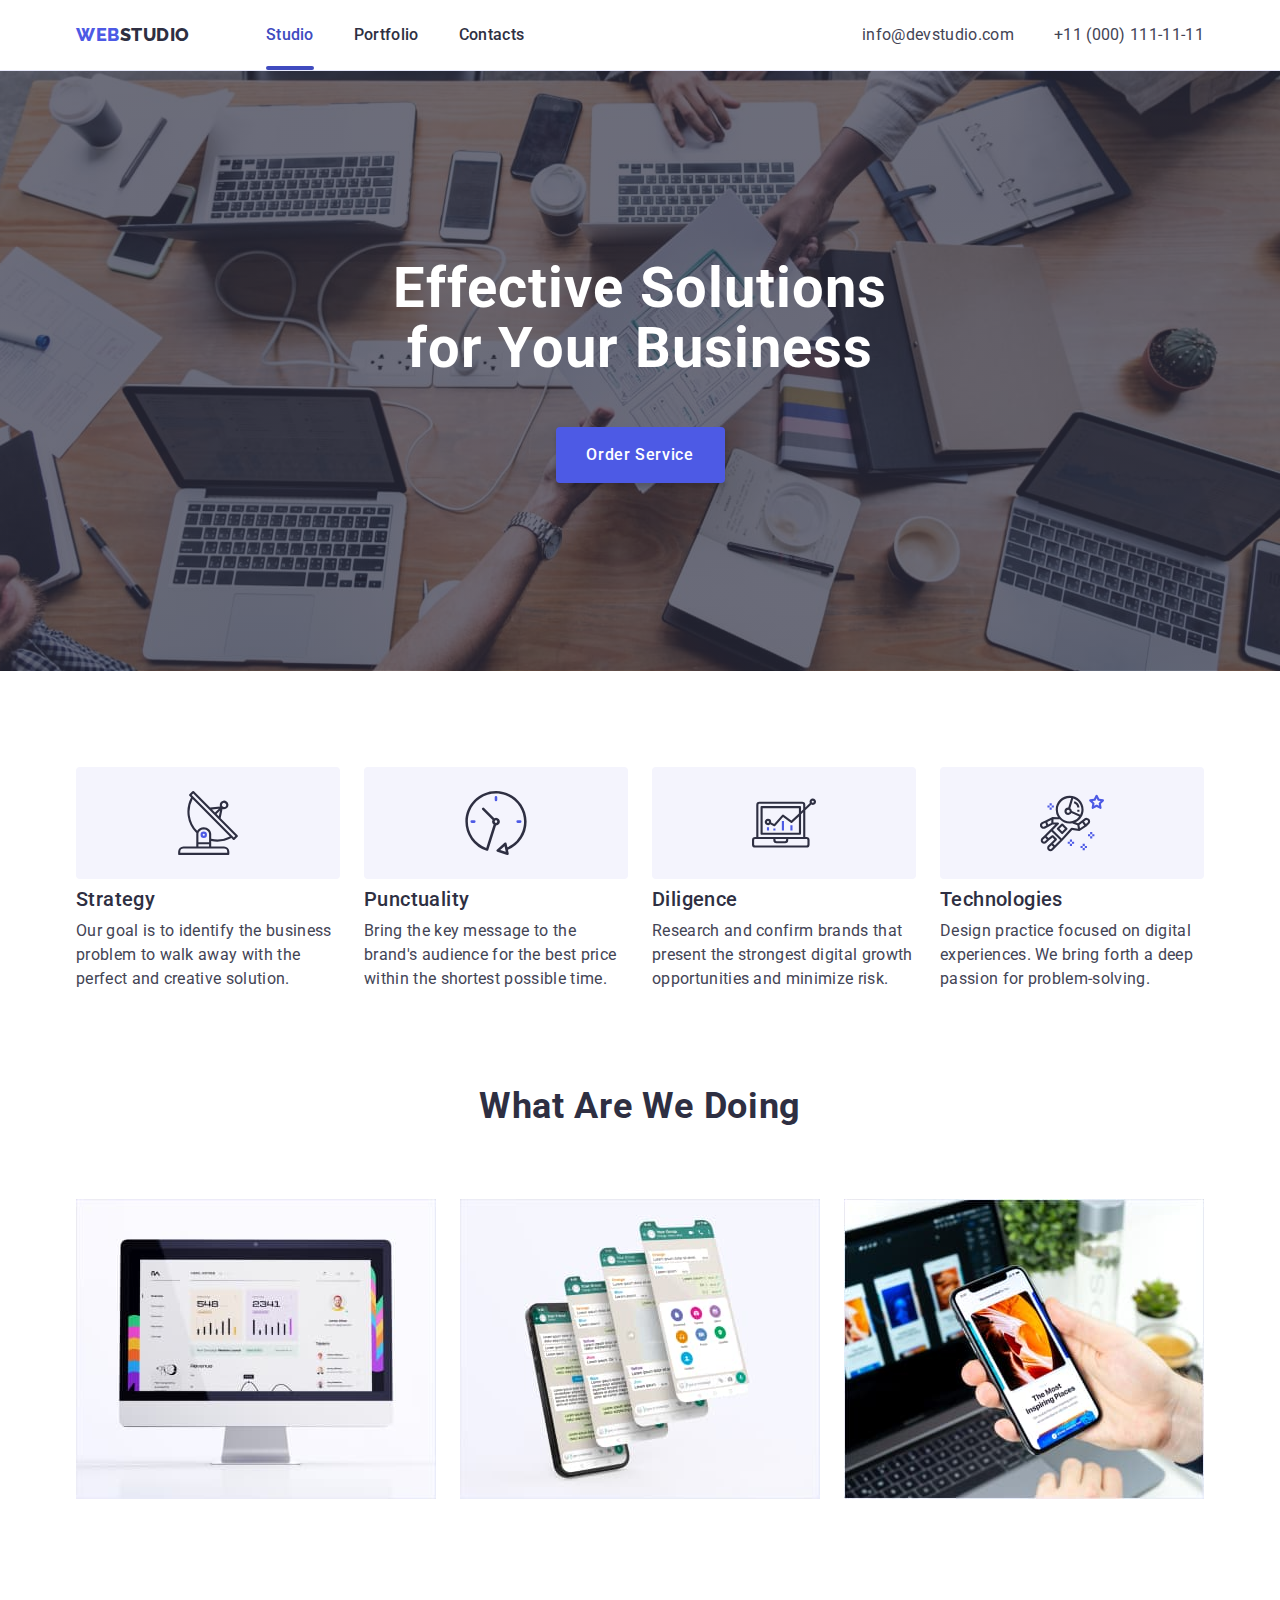
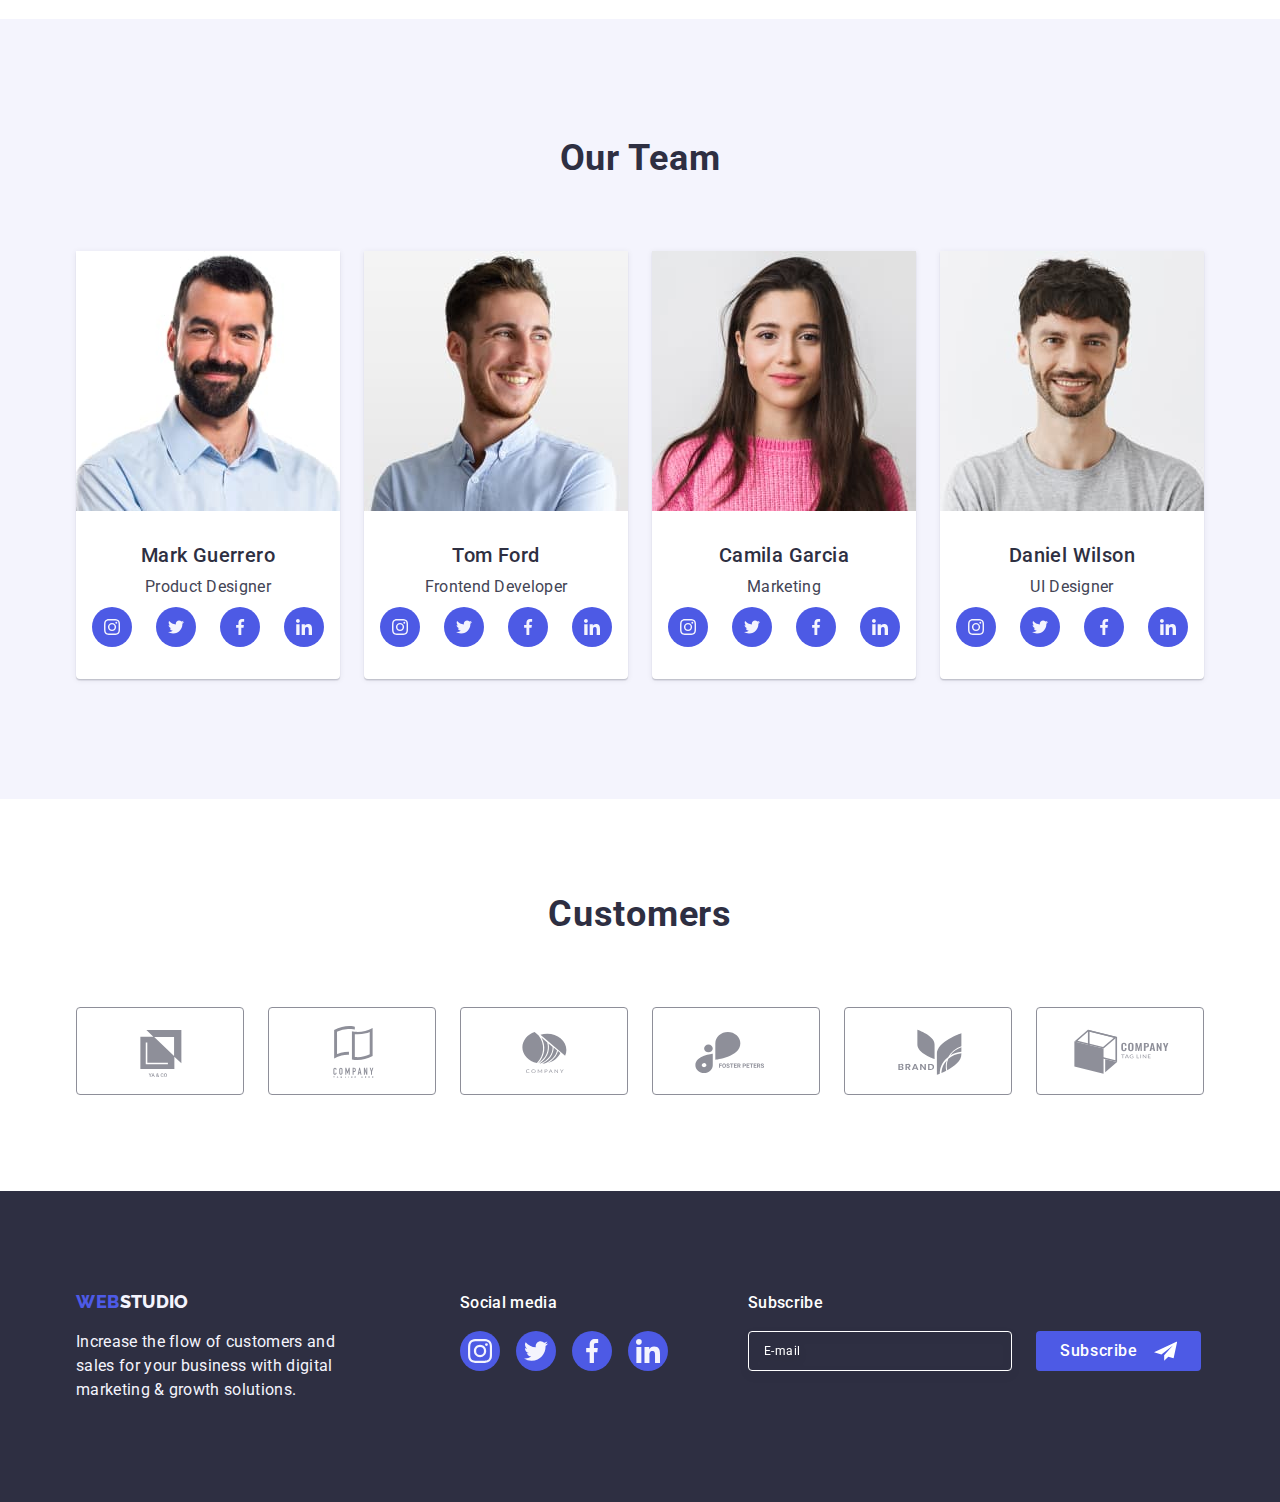
<file: index.html>
<!DOCTYPE html>
<html lang="en">

<head>
  <meta charset="UTF-8">
  <meta name="viewport" content="width=device-width, initial-scale=1.0">
  <link rel="preconnect" href="https://fonts.googleapis.com">
  <link rel="preconnect" href="https://fonts.gstatic.com" crossorigin>
  <link href="https://fonts.googleapis.com/css2?family=Raleway:wght@800&family=Roboto:wght@400;500;700&display=swap"
    rel="stylesheet">
  <link href="https://cdn.jsdelivr.net/npm/modern-normalize@2.0.0/modern-normalize.min.css" rel="stylesheet">
  <!-- <link rel="stylesheet" href="https://cdnjs.cloudflare.com/ajax/libs/modern-normalize/2.0.0/modern-normalize.min.css"
    integrity="sha512-4xo8blKMVCiXpTaLzQSLSw3KFOVPWhm/TRtuPVc4WG6kUgjH6J03IBuG7JZPkcWMxJ5huwaBpOpnwYElP/m6wg=="
    crossorigin="anonymous" referrerpolicy="no-referrer" /> -->
  <link href="./css/styles.css" rel="stylesheet" />
  <link href="./css/media.css" rel="stylesheet" />
  <title>Studio</title>
</head>

<body>
  <header class="head-navigation">
    <div class="container head-container">
      <nav class="head-nav-list">
        <a class="logo link head-logo" href="index.html">Web<span class="logo-web">Studio</span></a>
        <ul class="studio-list list">
          <li class="studio-list-item"><a class="studio-list-link link current" href="./index.html">Studio</a></li>
          <li class="studio-list-item"><a class="studio-list-link link" href="./portfolio.html">Portfolio</a>
          </li>
          <li class="studio-list-item"><a class="studio-list-link link" href="">Contacts</a></li>
        </ul>
      </nav>
      <address class="address-list">
        <ul class="studio-list list">
          <li class="address-studio-item"><a class="address-list-link link"
              href="mailto:info@devstudio.com">info@devstudio.com</a></li>
          <li class="address-studio-item"><a class="address-list-link link" href="tel:+110001111111">+11 (000)
              111-11-11</a></li>
        </ul>
      </address>

      <button type="button" class="menu-open-btn" data-menu-open><svg class="menu-mob-icon" width="32" height="22">
          <use href="./images/icons.svg#icon-menu-mob"></use>
        </svg></button>
    </div>

    <div class="mob-menu is-hidden" data-menu>
      <div>
        <button class="mob-close-btn" type="button" data-menu-close>
          <svg class="mob-close-icon" width="8" height="8">
            <use href="./images/icons.svg#icon-close-black"></use>
          </svg></button>
        <ul class="mob-menu-list list">
          <li class="mob-menu-list-item"><a class="mob-menu-list-link link current-menu" href="./index.html">Studio</a></li>
          <li class="mob-menu-list-item"><a class="mob-menu-list-link link" href="./portfolio.html">Portfolio</a>
          </li>
          <li class="mob-menu-list-item"><a class="mob-menu-list-link link" href="">Contacts</a></li>
        </ul>
      </div>
      <div>
        <address class="mob-address-list">
          <ul class="mob-address-list list">
            <li class="mob-address-item"><a class="mob-tel-list-link link" href="tel:+110001111111">+11 (000)
                111-11-11</a></li>
            <li class="mob-address-item"><a class="mob-mail-list-link link"
                href="mailto:info@devstudio.com">info@devstudio.com</a></li>
          </ul>
        </address>

        <ul class="mob-social-list list">
          <li class="mob-social-item">
            <a href="" class="mob-social-link">
              <svg class="mob-social-icon" width="24" height="24">
                <use href="./images/icons.svg#icon-instagram"></use>
              </svg>
            </a>
          </li>
          <li class="mob-social-item">
            <a href="" class="mob-social-link">
              <svg class="mob-social-icon" width="24" height="24">
                <use href="./images/icons.svg#icon-twitter"></use>
              </svg>
            </a>
          </li>
          <li class="mob-social-item">
            <a href="" class="mob-social-link">
              <svg class="mob-social-icon" width="24" height="24">
                <use href="./images/icons.svg#icon-facebook"></use>
              </svg>
            </a>
          </li>
          <li class="mob-social-item">
            <a href="" class="mob-social-link">
              <svg class="mob-social-icon" width="24" height="24">
                <use href="./images/icons.svg#icon-linkedin"></use>
              </svg>
            </a>
          </li>
        </ul>
      </div>
    </div>
  </header>

  <main>
    <section class="studio-title">
      <div class="container studio-container">
        <h1 class="title">Effective Solutions <br> for Your Business</h1>
        <button type="button" class="studio-button" data-modal-open>Order Service</button>
      </div>
    </section>

    <section class="features">
      <div class="container">
        <h2 class="visually-hidden">List of features</h2>
        <ul class="list features-list">
          <li class="list-item">
            <div class="features-item-top"><svg class="features-item-icon" width="64" height="64">
                <use href="./images/icons.svg#icon-antenna-1"></use>
              </svg></div>
            <h3 class="list-title">Strategy</h3>
            <p class="list-text">
              Our goal is to identify the business problem to walk away with the
              perfect and creative solution.
            </p>
          </li>
          <li class="list-item">
            <div class="features-item-top"><svg class="features-item-icon" width="64" height="64">
                <use href="./images/icons.svg#icon-clock-1"></use>
              </svg></div>
            <h3 class="list-title">Punctuality</h3>
            <p class="list-text">
              Bring the key message to the brand's audience for the best price
              within the shortest possible time.
            </p>
          </li>
          <li class="list-item">
            <div class="features-item-top"><svg class="features-item-icon" width="64" height="64">
                <use href="./images/icons.svg#icon-diagram-1"></use>
              </svg></div>
            <h3 class="list-title">Diligence</h3>
            <p class="list-text">
              Research and confirm brands that present the strongest digital
              growth opportunities and minimize risk.
            </p>
          </li>
          <li class="list-item">
            <div class="features-item-top"><svg class="features-item-icon" width="64" height="64">
                <use href="./images/icons.svg#icon-astronaut-1"></use>
              </svg></div>
            <h3 class="list-title">Technologies</h3>
            <p class="list-text">
              Design practice focused on digital experiences. We bring forth a
              deep passion for problem-solving.
            </p>
          </li>
        </ul>
      </div>
    </section>

    <section class="studio-doing">
      <div class="container">
        <h2 class="subtitle">What are we doing</h2>
        <ul class="list">
          <li class="studio-doing-item">
            <img srcset="./images/Rectangle71.jpg 1x, ./images/Rectangle71-2x.jpg 2x" src="./images/Rectangle71.jpg"
              width="360" height="300" alt="Monitor" />
          </li>
          <li class="studio-doing-item">
            <img srcset="./images/Rectangle72.jpg 1x, ./images/Rectangle72-2x.jpg 2x" src="./images/Rectangle72.jpg"
              width="360" height="300" alt="Phone" />
          </li>
          <li class="studio-doing-item">
            <img srcset="./images/Rectangle73.jpg 1x, ./images/Rectangle73-2x.jpg 2x" src="./images/Rectangle73.jpg"
              width="360" height="300" alt="Phone in hand" />
          </li>
        </ul>
      </div>
    </section>

    <section class="studio-team">
      <div class="container">
        <h2 class="subtitle">Our Team</h2>
        <ul class="list studio-team-list">
          <li class="team-list">
            <img srcset="./images/MarkGuerrero.jpg 1x, ./images/MarkGuerrero2x.jpg 2x" src="./images/MarkGuerrero.jpg"
              width="264" height="260" alt="Mark Guerrero" />
            <div class="studio-team-worker">
              <h3 class="list-title team-list-title">Mark Guerrero</h3>
              <p class="list-text team-list-text">Product Designer</p>
              <ul class="team-social-list list">
                <li class="social-item">
                  <a href="" class="social-item-link link">
                    <svg class="social-icon" width="16" height="16">
                      <use href="./images/icons.svg#icon-instagram"></use>
                    </svg>
                  </a>
                </li>
                <li class="social-item">
                  <a href="" class="social-item-link link">
                    <svg class="social-icon" width="16" height="16">
                      <use href="./images/icons.svg#icon-twitter"></use>
                    </svg>
                  </a>
                </li>
                <li class="social-item">
                  <a href="" class="social-item-link link">
                    <svg class="social-icon" width="16" height="16">
                      <use href="./images/icons.svg#icon-facebook"></use>
                    </svg>
                  </a>
                </li>
                <li class="social-item">
                  <a href="" class="social-item-link link">
                    <svg class="social-icon" width="16" height="16">
                      <use href="./images/icons.svg#icon-linkedin"></use>
                    </svg>
                  </a>
                </li>
              </ul>
            </div>

          </li>
          <li class="team-list">
            <img srcset="./images/TomFord.jpg 1x, ./images/TomFord2x.jpg 2x" src="./images/TomFord.jpg" width="264"
              height="260" alt="Tom Ford" />
            <div class="studio-team-worker">
              <h3 class="list-title team-list-title">Tom Ford</h3>
              <p class="list-text team-list-text">Frontend Developer</p>
              <ul class="team-social-list list">
                <li class="social-item">
                  <a href="" class="social-item-link link">
                    <svg class="social-icon" width="16" height="16">
                      <use href="./images/icons.svg#icon-instagram"></use>
                    </svg>
                  </a>
                </li>
                <li class="social-item">
                  <a href="" class="social-item-link link">
                    <svg class="social-icon" width="16" height="16">
                      <use href="./images/icons.svg#icon-twitter"></use>
                    </svg>
                  </a>
                </li>
                <li class="social-item">
                  <a href="" class="social-item-link link">
                    <svg class="social-icon" width="16" height="16">
                      <use href="./images/icons.svg#icon-facebook"></use>
                    </svg>
                  </a>
                </li>
                <li class="social-item">
                  <a href="" class="social-item-link link">
                    <svg class="social-icon" width="16" height="16">
                      <use href="./images/icons.svg#icon-linkedin"></use>
                    </svg>
                  </a>
                </li>
              </ul>
            </div>
          </li>
          <li class="team-list">
            <img srcset="./images/CamilaGarcia.jpg 1x, ./images/CamilaGarcia2x.jpg 2x" src="./images/CamilaGarcia.jpg"
              width="264" height="260" alt="Camila Garcia" />
            <div class="studio-team-worker">
              <h3 class="list-title team-list-title">Camila Garcia</h3>
              <p class="list-text team-list-text">Marketing</p>
              <ul class="team-social-list list">
                <li class="social-item">
                  <a href="" class="social-item-link link">
                    <svg class="social-icon" width="16" height="16">
                      <use href="./images/icons.svg#icon-instagram"></use>
                    </svg>
                  </a>
                </li>
                <li class="social-item">
                  <a href="" class="social-item-link link">
                    <svg class="social-icon" width="16" height="16">
                      <use href="./images/icons.svg#icon-twitter"></use>
                    </svg>
                  </a>
                </li>
                <li class="social-item">
                  <a href="" class="social-item-link link">
                    <svg class="social-icon" width="16" height="16">
                      <use href="./images/icons.svg#icon-facebook"></use>
                    </svg>
                  </a>
                </li>
                <li class="social-item">
                  <a href="" class="social-item-link link">
                    <svg class="social-icon" width="16" height="16">
                      <use href="./images/icons.svg#icon-linkedin"></use>
                    </svg>
                  </a>
                </li>
              </ul>
            </div>
          </li>
          <li class="team-list">
            <img srcset="./images/DanielWilson.jpg 1x, ./images/DanielWilson2x.jpg 2x" src="./images/DanielWilson.jpg"
              width="264" height="260" alt="Daniel Wilson" />
            <div class="studio-team-worker">
              <h3 class="list-title team-list-title">Daniel Wilson</h3>
              <p class="list-text team-list-text">UI Designer</p>
              <ul class="team-social-list list">
                <li class="social-item">
                  <a href="" class="social-item-link link">
                    <svg class="social-icon" width="16" height="16">
                      <use href="./images/icons.svg#icon-instagram"></use>
                    </svg>
                  </a>
                </li>
                <li class="social-item">
                  <a href="" class="social-item-link link">
                    <svg class="social-icon" width="16" height="16">
                      <use href="./images/icons.svg#icon-twitter"></use>
                    </svg>
                  </a>
                </li>
                <li class="social-item">
                  <a href="" class="social-item-link link">
                    <svg class="social-icon" width="16" height="16">
                      <use href="./images/icons.svg#icon-facebook"></use>
                    </svg>
                  </a>
                </li>
                <li class="social-item">
                  <a href="" class="social-item-link link">
                    <svg class="social-icon" width="16" height="16">
                      <use href="./images/icons.svg#icon-linkedin"></use>
                    </svg>
                  </a>
                </li>
              </ul>
            </div>
          </li>
        </ul>
      </div>
    </section>

    <section class="customers">
      <div class="container">
        <h2 class="subtitle">Customers</h2>
        <ul class="list customers-list">
          <li class="customers-item">
            <a class="link customers-link" href="">
              <svg class="customers-icon" width="104" height="56">
                <use href="./images/icons.svg#icon-Logo1"></use>
              </svg>
            </a>
          </li>
          <li class="customers-item">
            <a class="link customers-link" href="">
              <svg class="customers-icon" width="104" height="56">
                <use href="./images/icons.svg#icon-Logo2"></use>
              </svg>
            </a>
          </li>
          <li class="customers-item">
            <a class="link customers-link" href="">
              <svg class="customers-icon" width="104" height="56">
                <use href="./images/icons.svg#icon-Logo3"></use>
              </svg>
            </a>
          </li>
          <li class="customers-item">
            <a class="link customers-link" href="">
              <svg class="customers-icon" width="104" height="56">
                <use href="./images/icons.svg#icon-Logo4"></use>
              </svg>
            </a>
          </li>
          <li class="customers-item">
            <a class="link customers-link" href="">
              <svg class="customers-icon" width="104" height="56">
                <use href="./images/icons.svg#icon-Logo5"></use>
              </svg>
            </a>
          </li>
          <li class="customers-item">
            <a class="link customers-link" href="">
              <svg class="customers-icon" width="104" height="56">
                <use href="./images/icons.svg#icon-Logo6"></use>
              </svg>
            </a>
          </li>
        </ul>
      </div>
    </section>
  </main>

  <footer class="basement">
    <div class="container wrap-basement">
      <div class="basement-left-side">
        <a class="logo link" href="./index.html">Web<span class="logo-web">Studio</span></a>
        <p class="basement-text">
          Increase the flow of customers and sales for your business with digital
          marketing & growth solutions.
        </p>
      </div>
      <div class="basement-center-side">
        <p class="social-text">Social media</p>
        <ul class="basement-social-list list">
          <li class="social-item">
            <a href="" class="social-basement-link">
              <svg class="social-icon" width="24" height="24">
                <use href="./images/icons.svg#icon-instagram"></use>
              </svg>
            </a>
          </li>
          <li class="social-item">
            <a href="" class="social-basement-link">
              <svg class="social-icon" width="24" height="24">
                <use href="./images/icons.svg#icon-twitter"></use>
              </svg>
            </a>
          </li>
          <li class="social-item">
            <a href="" class="social-basement-link">
              <svg class="social-icon" width="24" height="24">
                <use href="./images/icons.svg#icon-facebook"></use>
              </svg>
            </a>
          </li>
          <li class="social-item">
            <a href="" class="social-basement-link">
              <svg class="social-icon" width="24" height="24">
                <use href="./images/icons.svg#icon-linkedin"></use>
              </svg>
            </a>
          </li>
        </ul>
      </div>
      <div class="basement-right-side">
        <p class="social-text">Subscribe</p>
        <form class="basement-form">
          <label aria-label="footer email input" class="basement-label"><input type="email" name="basement-email"
              class="basement-input" placeholder="E-mail"></label>
          <button type="submit" class="basement-subscribe-btn">Subscribe<svg class="subscribe-icon" width="24"
              height="24">
              <use href="./images/icons.svg#icon-Frame"></use>
            </svg></button>
        </form>
      </div>
    </div>
  </footer>

  <div class="backdrop is-hidden" data-modal>
    <div class="modal">
      <button class="modal-close-btn" data-modal-close type="button">
        <svg class="modal-close-icon" width="8" height="8">
          <use href="./images/icons.svg#icon-close-black"></use>
        </svg></button>
      <p class="modal-titel">Leave your contacts and we will call you back</p>
      <form class="modal-form">
        <div class="modal-field">
          <label for="user-name" class="modal-label">Name</label>
          <div class="modal-input-wrap">
            <input type="text" class="modal-input" name="user-name" required id="user-name">
            <svg class="modal-icon" width="18" height="24">
              <use href="./images/icons.svg#icon-person-black"></use>
            </svg>
          </div>
        </div>
        <div class="modal-field">
          <label for="user-phone" class="modal-label">Phone</label>
          <div class="modal-input-wrap">
            <input type="tel" class="modal-input" name="user-phone" required id="user-phone">
            <svg class="modal-icon" width="18" height="24">
              <use href="./images/icons.svg#icon-phone-black"></use>
            </svg>
          </div>
        </div>
        <div class="modal-field">
          <label for="user-email" class="modal-label">Email</label>
          <div class="modal-input-wrap"><input type="email" class="modal-input" name="user-email" id="user-email">
            <svg class="modal-icon" width="18" height="24">
              <use href="./images/icons.svg#icon-email-black"></use>
            </svg>
          </div>
        </div>
        <div class="modal-field-comment">
          <label for="user-comment" class="modal-label">Comment</label>
          <textarea class="modal-comment" name="user-comment" id="user-comment" placeholder="Text input"></textarea>
        </div>
        <div class="modal-field-check">
          <input type="checkbox" id="user-privacy" name="user-privacy" class="modal-check visually-hidden" value="true">
          <label for="user-privacy" class="modal-check-text">
            <span class="modal-check-item">
              <svg class="chek-icon" width="10" height="8">
                <use href="./images/icons.svg#icon-vector"></use>
              </svg></span>
            I accept the terms and conditions of the<a href="" class="modal-check-link">Privacy
              Policy</a></label>
        </div>
        <button type="submit" class="modal-form-btn">Send</button>
      </form>
    </div>
  </div>

  <script src="./js/modal.js"></script>
  <script src="./js/mobile-menu.js"></script>

</body>

</html>
</file>
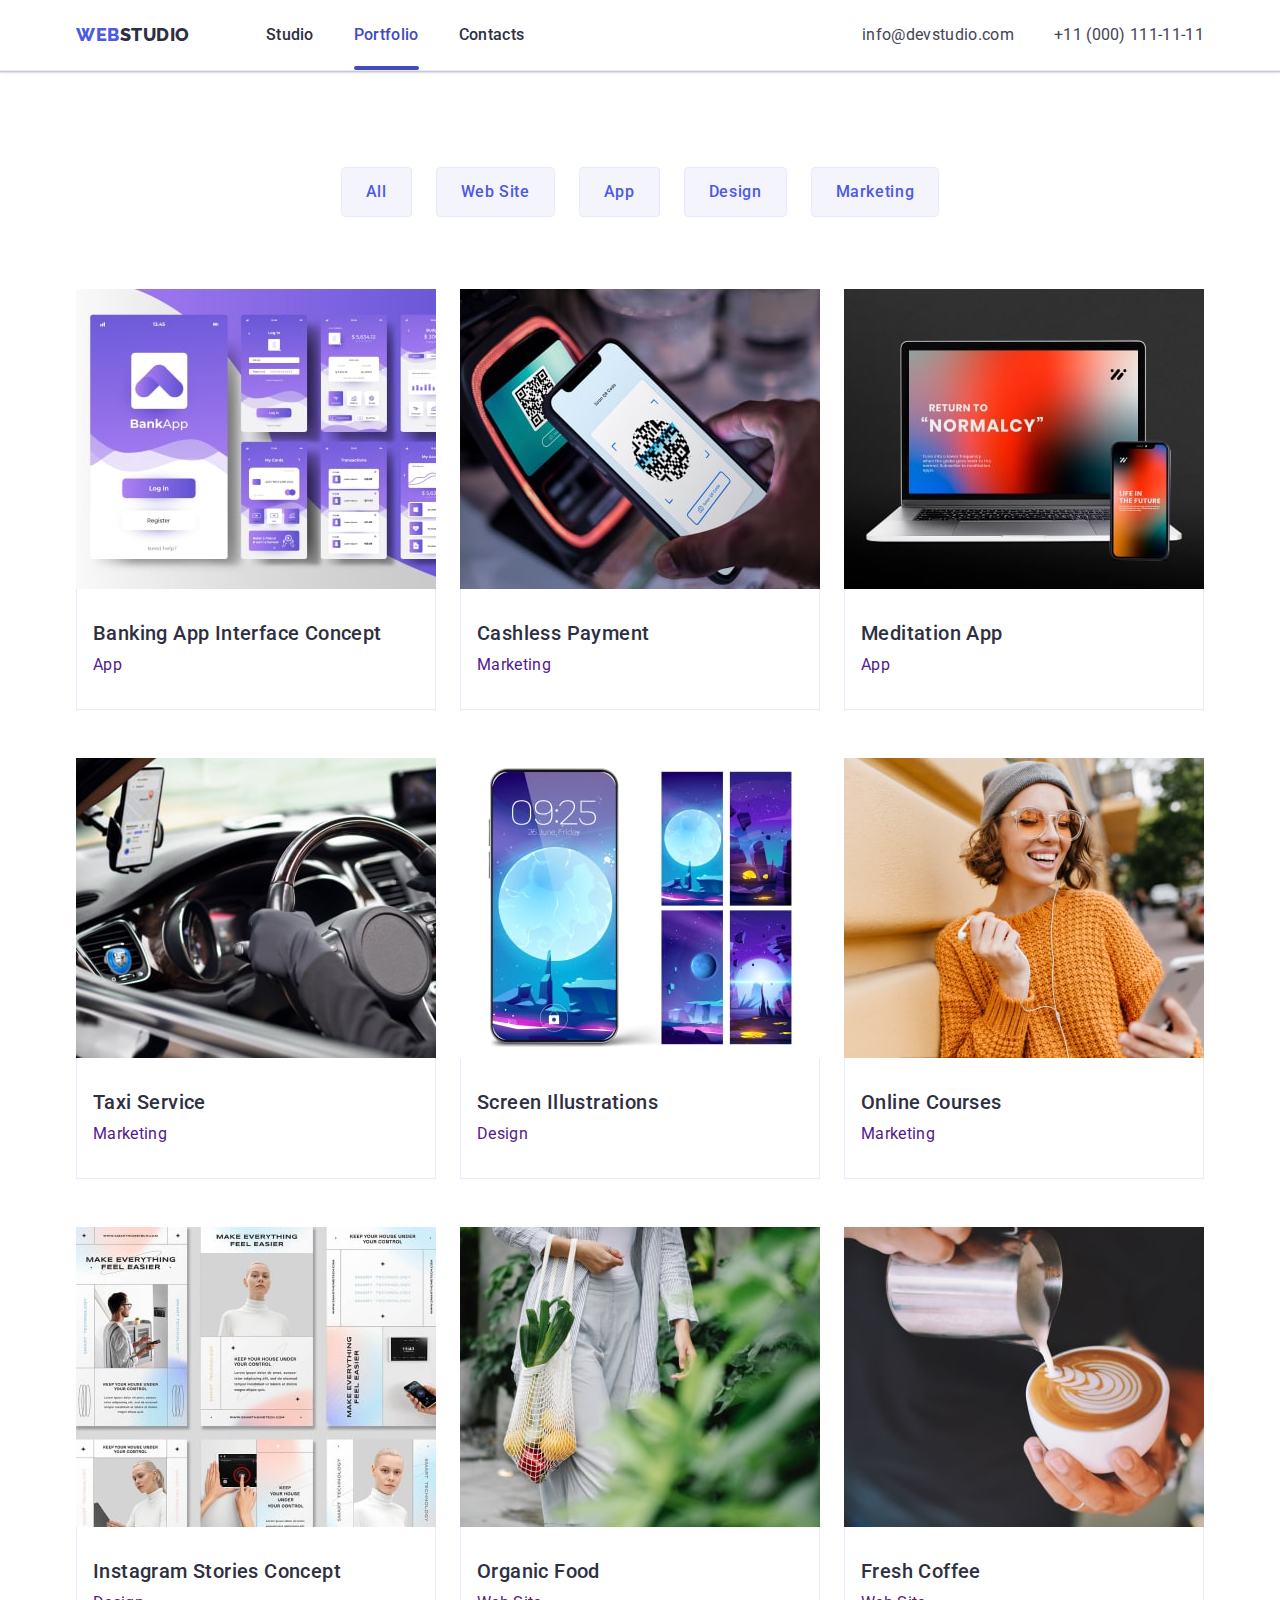
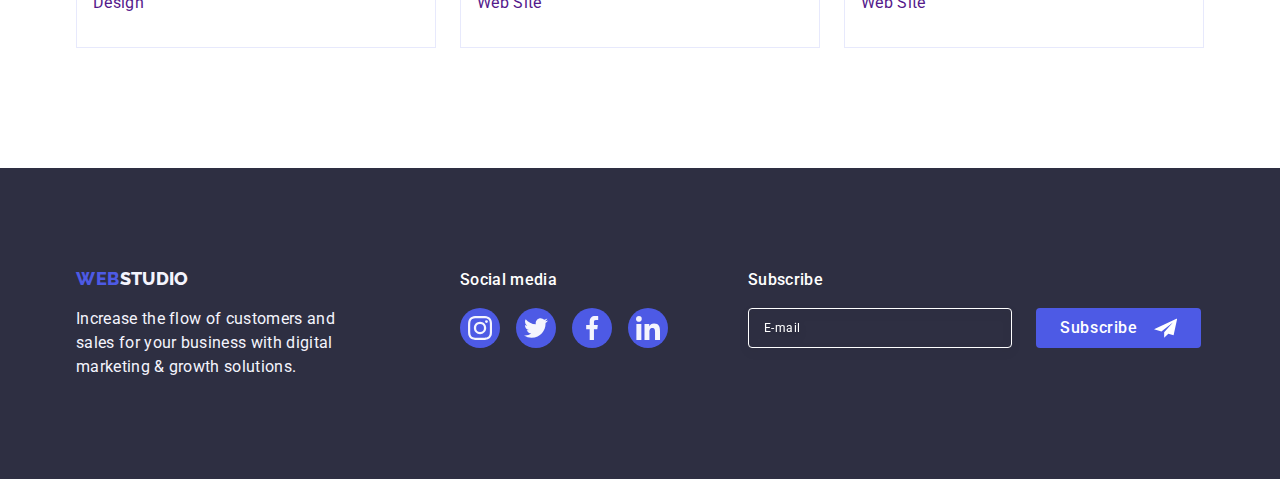
<file: portfolio.html>
<!DOCTYPE html>
<html lang="en">

<head>
    <meta charset="UTF-8">
    <meta name="viewport" content="width=device-width, initial-scale=1.0">
    <link rel="preconnect" href="https://fonts.googleapis.com">
    <link rel="preconnect" href="https://fonts.gstatic.com" crossorigin>
    <link href="https://fonts.googleapis.com/css2?family=Raleway:wght@800&family=Roboto:wght@400;500;700&display=swap"
        rel="stylesheet">
    <link href="https://cdn.jsdelivr.net/npm/modern-normalize@2.0.0/modern-normalize.min.css" rel="stylesheet">
    <link href="./css/styles.css" rel="stylesheet" />
    <link href="./css/media.css" rel="stylesheet" />
    <title>Portfolio</title>
</head>

<body>

    <header class="head-navigation">
        <div class="container head-container">
            <nav class="head-nav-list">
                <a class="logo link head-logo" href="index.html">Web<span class="logo-web">Studio</span></a>
                <ul class="studio-list list">
                    <li class="studio-list-item"><a class="studio-list-link link" href="./index.html">Studio</a>
                    </li>
                    <li class="studio-list-item"><a class="studio-list-link link current"
                            href="./portfolio.html">Portfolio</a>
                    </li>
                    <li class="studio-list-item"><a class="studio-list-link link" href="">Contacts</a></li>
                </ul>
            </nav>
            <address class="address-list">
                <ul class="studio-list list">
                    <li><a class="address-list-link link" href="mailto:info@devstudio.com">info@devstudio.com</a></li>
                    <li><a class="address-list-link link" href="tel:+110001111111">+11 (000) 111-11-11</a></li>
                </ul>
            </address>
        </div>
    </header>

    <main>
        <section class="portfolio">
            <div class="container">
                <h1 class="visually-hidden">Filter form</h1>
                <ul class="list filter-list">
                    <li><button class="filter-form" name="all" type="button">All</button></li>
                    <li><button class="filter-form" name="web-site" type="button">Web Site</button></li>
                    <li><button class="filter-form" name="app" type="button">App</button></li>
                    <li><button class="filter-form" name="desing" type="button">Design</button></li>
                    <li><button class="filter-form" name="marketing" type="button">Marketing</button></li>
                </ul>

                <ul class="list portfolio-list">
                    <li class="portfolio-list-item">
                        <a class="link portfolio-link" href="">
                            <div class="portfolio-cover-wrap"><img src="./images/img-portfolio-1.jpg" alt="Banking App"
                                    width="360" height="300">
                                <p class="portfolio-cover-text">14 Stylish and User-Friendly App Design Concepts ·
                                    Task Manager App · Calorie Tracker App · Exotic Fruit Ecommerce App ·
                                    Cloud Storage App</p>
                            </div>
                            <div class="portfolio-item">
                                <h2 class="filter-title">Banking App Interface Concept</h2>
                                <p class="list-text portfolio-list-text">App</p>
                            </div>
                        </a>
                    </li>
                    <li class="portfolio-list-item">
                        <a class="link portfolio-link" href="">
                            <div class="portfolio-cover-wrap"> <img src="./images/img-portfolio-2.jpg"
                                    alt="Cashless Payment" width="360" height="300">
                                <p class="portfolio-cover-text">14 Stylish and User-Friendly App Design Concepts ·
                                    Task Manager App · Calorie Tracker App · Exotic Fruit Ecommerce App ·
                                    Cloud Storage App</p>

                            </div>
                            <div class="portfolio-item">
                                <h2 class="filter-title">Cashless Payment</h2>
                                <p class="list-text portfolio-list-text">Marketing</p>
                            </div>
                        </a>
                    </li>
                    <li class="portfolio-list-item">
                        <a class="link portfolio-link" href="">
                            <div class="portfolio-cover-wrap"><img src="./images/img-portfolio-3.jpg"
                                    alt="Meditation App" width="360" height="300">

                                <p class="portfolio-cover-text">14 Stylish and User-Friendly App Design Concepts ·
                                    Task Manager App · Calorie Tracker App · Exotic Fruit Ecommerce App ·
                                    Cloud Storage App</p>

                            </div>
                            <div class="portfolio-item">
                                <h2 class="filter-title">Meditation App</h2>
                                <p class="list-text portfolio-list-text">App</p>
                            </div>
                        </a>
                    </li>
                    <li class="portfolio-list-item">
                        <a class="link portfolio-link" href="">
                            <div class="portfolio-cover-wrap"><img src="./images/img-portfolio-4.jpg" alt="Taxi Service"
                                    width="360" height="300">

                                <p class="portfolio-cover-text">14 Stylish and User-Friendly App Design Concepts ·
                                    Task Manager App · Calorie Tracker App · Exotic Fruit Ecommerce App ·
                                    Cloud Storage App</p>

                            </div>
                            <div class="portfolio-item">
                                <h2 class="filter-title">Taxi Service</h2>
                                <p class="list-text portfolio-list-text">Marketing</p>
                            </div>
                        </a>
                    </li>
                    <li class="portfolio-list-item">
                        <a class="link portfolio-link" href="">
                            <div class="portfolio-cover-wrap"><img src="./images/img-portfolio-5.jpg"
                                    alt="Screen Illustrations" width="360" height="300">

                                <p class="portfolio-cover-text">14 Stylish and User-Friendly App Design Concepts ·
                                    Task Manager App · Calorie Tracker App · Exotic Fruit Ecommerce App ·
                                    Cloud Storage App</p>

                            </div>
                            <div class="portfolio-item">
                                <h2 class="filter-title">Screen Illustrations</h2>
                                <p class="list-text portfolio-list-text">Design</p>
                            </div>
                        </a>
                    </li>
                    <li class="portfolio-list-item">
                        <a class="link portfolio-link" href="">
                            <div class="portfolio-cover-wrap"><img src="./images/img-portfolio-6.jpg"
                                    alt="Online Courses" width="360" height="300">
                                <p class="portfolio-cover-text">14 Stylish and User-Friendly App Design Concepts ·
                                    Task Manager App · Calorie Tracker App · Exotic Fruit Ecommerce App ·
                                    Cloud Storage App</p>
                            </div>
                            <div class="portfolio-item">
                                <h2 class="filter-title">Online Courses</h2>
                                <p class="list-text portfolio-list-text">Marketing</p>
                            </div>
                        </a>
                    </li>
                    <li class="portfolio-list-item">
                        <a class="link portfolio-link" href="">
                            <div class="portfolio-cover-wrap"><img src="./images/img-portfolio-7.jpg"
                                    alt="Instagram Stories Concept" width="360" height="300">
                                <p class="portfolio-cover-text">14 Stylish and User-Friendly App Design Concepts ·
                                    Task Manager App · Calorie Tracker App · Exotic Fruit Ecommerce App ·
                                    Cloud Storage App</p>
                            </div>
                            <div class="portfolio-item">
                                <h2 class="filter-title">Instagram Stories Concept</h2>
                                <p class="list-text portfolio-list-text">Design</p>
                            </div>
                        </a>
                    </li>
                    <li class="portfolio-list-item">
                        <a class="link portfolio-link" href="">
                            <div class="portfolio-cover-wrap"><img src="./images/img-portfolio-8.jpg" alt="Organic Food"
                                    width="360" height="300">
                                <p class="portfolio-cover-text">14 Stylish and User-Friendly App Design Concepts ·
                                    Task Manager App · Calorie Tracker App · Exotic Fruit Ecommerce App ·
                                    Cloud Storage App</p>
                            </div>
                            <div class="portfolio-item">
                                <h2 class="filter-title">Organic Food</h2>
                                <p class="list-text portfolio-list-text">Web Site</p>
                            </div>
                        </a>
                    </li>
                    <li class="portfolio-list-item">
                        <a class="link portfolio-link" href="">
                            <div class="portfolio-cover-wrap"><img src="./images/img-portfolio-9.jpg" alt="Fresh Coffee"
                                    width="360" height="300">
                                <p class="portfolio-cover-text">14 Stylish and User-Friendly App Design Concepts ·
                                    Task Manager App · Calorie Tracker App · Exotic Fruit Ecommerce App ·
                                    Cloud Storage App</p>
                            </div>
                            <div class="portfolio-item">
                                <h2 class="filter-title">Fresh Coffee</h2>
                                <p class="list-text portfolio-list-text">Web Site</p>
                            </div>
                        </a>
                    </li>
                </ul>
            </div>
        </section>

    </main>

    <footer class="basement">
        <div class="container wrap-basement">
            <div class="basement-left-side">
                <a class="logo link" href="./index.html">Web<span class="logo-web">Studio</span></a>
                <p class="basement-text">
                    Increase the flow of customers and sales for your business with digital
                    marketing & growth solutions.
                </p>
            </div>
            <div class="basement-center-side">
                <p class="social-text">Social media</p>
                <ul class="basement-social-list list">
                    <li class="social-item">
                        <a href="" class="social-basement-link">
                            <svg class="social-icon" width="24" height="24">
                                <use href="./images/icons.svg#icon-instagram"></use>
                            </svg>
                        </a>
                    </li>
                    <li class="social-item">
                        <a href="" class="social-basement-link">
                            <svg class="social-icon" width="24" height="24">
                                <use href="./images/icons.svg#icon-twitter"></use>
                            </svg>
                        </a>
                    </li>
                    <li class="social-item">
                        <a href="" class="social-basement-link">
                            <svg class="social-icon" width="24" height="24">
                                <use href="./images/icons.svg#icon-facebook"></use>
                            </svg>
                        </a>
                    </li>
                    <li class="social-item">
                        <a href="" class="social-basement-link">
                            <svg class="social-icon" width="24" height="24">
                                <use href="./images/icons.svg#icon-linkedin"></use>
                            </svg>
                        </a>
                    </li>
                </ul>
            </div>
            <div class="basement-right-side">
                <p class="social-text">Subscribe</p>
                <form class="basement-form">
                    <label aria-label="footer email input" class="basement-label"><input type="email"
                            name="basement-email" class="basement-input" placeholder="E-mail"></label>
                    <button type="submit" class="basement-subscribe-btn">Subscribe<svg class="subscribe-icon" width="24"
                            height="24">
                            <use href="./images/icons.svg#icon-Frame"></use>
                        </svg></button>
                </form>
            </div>
        </div>
    </footer>
</body>

</html>
</file>
<file: css/styles.css>
:root {
    --primary-font: 'Roboto', sans-serif;
    --primary-font-color: #434455;
    --primary-background-color: #FCFCFC;
    --primary-brand-color: #4D5AE5;
    --pressed-state-color: #404BBF;
    --dark-color: #2E2F42;
    --success-color: #31D0AA;
    --subtle-text-color: #8E8F99;
    --accent-color: #E7E9FC;
    --light-color: #F4F4FD;
    --modal-overlay-color: #2E2F42;
    --white-background-color: #FFFFFF;

}


body {
    font-family: var(--primary-font);
    color: var(--primary-font-color);
    background-color: var(--white-background-color);
}

h1,
h2,
h3,
h4,
h5,
h6,
p {
    margin-top: 0;
    margin-bottom: 0;
}

ul,
ol {
    margin-top: 0;
    margin-bottom: 0;
    padding-left: 0;
    list-style-type: none;
}

a {
    text-decoration: none;
}

img {
    display: block;
    max-width: 100%;
    height: auto;
    object-fit: cover;
}

button {
    padding: 0;
    margin: 0;
}

.container {
    width: 100%;
    max-width: 1158px;
    padding: 0 15px;
    margin: 0 auto;
    /* outline: 2px solid red; */
}

.visually-hidden {
    position: absolute;
    width: 1px;
    height: 1px;
    margin: -1px;
    border: 0;
    padding: 0;
    white-space: nowrap;
    clip-path: inset(100%);
    clip: rect(0 0 0 0);
    overflow: hidden;
}

.link {
    text-decoration: none;
}

.list {
    list-style: none;
}


/* header */

.head-navigation {
    background: var(--white-background-color, #FFF);
    border-bottom: 1px solid var(--accent-color);
    box-shadow: 0px 1px 6px 0px rgba(46, 47, 66, 0.08), 0px 1px 1px 0px rgba(46, 47, 66, 0.16), 0px 2px 1px 0px rgba(46, 47, 66, 0.08);
}

.head-container {
    display: flex;
    align-items: center;
}


.head-nav-list {
    display: flex;
    align-items: center;
    justify-content: space-between;
}

.logo {
    text-decoration: none;
    color: #4d5ae5;
    font-family: "Raleway", sans-serif;
    font-size: 18px;
    font-weight: 800;
    line-height: 1.17;
    letter-spacing: 0.03em;
    text-transform: uppercase;
}

.head-logo {
    margin-right: 76px;
}

.logo-web {
    color: #2e2f42;
    font-family: "Raleway", sans-serif;
    font-size: 18px;
    font-weight: 800;
    line-height: 1.17;
    letter-spacing: 0.54px;
}

.studio-list-link {
    overflow: hidden;
    font-weight: 500;
    font-size: 16px;
    line-height: 1.5;
    letter-spacing: 0.02em;
    color: var(--dark-color);
    font-family: var(--primary-font);
    letter-spacing: 0.32px;
    transition: color 250ms cubic-bezier(0.4, 0, 0.2, 1);
}

.studio-list-link:hover,
.studio-list-link:focus {
    color: var(--pressed-state-color);
}

.head-navigation .link {
    padding: 24px 0;
}

.studio-list {
    position: relative;
    display: none;
    align-items: center;
    justify-content: space-between;
    gap: 40px;
}

.address-list {
    display: none;
    font-style: normal;
    margin-left: auto;
}

.address-list-link {
    font-family: var(--primary-font);
    color: var(--primary-font-color);
    font-size: 16px;
    line-height: 1.5;
    letter-spacing: 0.02em;
    text-align: right;
    transition: color 250ms cubic-bezier(0.4, 0, 0.2, 1);


}

.address-list-link:hover,
.address-list-link:focus {
    color: var(--pressed-state-color);
    text-decoration: none;
}

.current {
    position: relative;
    color: var(--pressed-state-color);
}

.current::after {
    content: '';
    position: absolute;
    left: 0;
    top: 65px;
    width: 100%;
    height: 4px;
    background-color: var(--pressed-state-color);
    color: #404bbf;
    border-radius: 2px;
}

.studio-list-item {
    padding: 23px 0;
    overflow: hidden;
    transition: background-color 250ms cubic-bezier(0.4, 0, 0.2, 1);
}

.address-studio-item {
    transition: transform 250ms cubic-bezier(0.4, 0, 0.2, 1);
}

/* menu mob-tab */

.menu-open-btn {
    margin-left: auto;
    background-color: #fff;
    stroke: #2E2F42;
    border: none;
}

.menu-open-btn {}

.menu-mob-icon {}

.mob-menu {
    display: flex;
    flex-direction: column;
    justify-content: space-between;
    position: fixed;
    top: 0;
    z-index: 20;
    width: 100vw;
    height: 100vh;
    background: var(--white-background-color, #FFF);
    box-shadow: 0px 1px 6px 0px rgba(46, 47, 66, 0.08), 0px 1px 1px 0px rgba(46, 47, 66, 0.16), 0px 2px 1px 0px rgba(46, 47, 66, 0.08);
    padding: 80px 35px 40px 40px;
    overflow: auto;
}

.mob-close-btn {
    display: flex;
    align-items: center;
    justify-content: center;
    position: absolute;
    background-color: var(--white-background-color);
    cursor: pointer;
    top: 24px;
    right: 24px;
    width: 24px;
    height: 24px;
    border-radius: 50%;
    border: 1px solid rgba(0, 0, 0, 0.1);
    transition: background-color 250ms cubic-bezier(0.4, 0, 0.2, 1), border 250ms cubic-bezier(0.4, 0, 0.2, 1);
}

.mob-close-btn:focus {
    background-color: var(--pressed-state-color);
    border: none;
}

.mob-close-btn:focus .mob-close-icon {
    fill: #fff;
}

.mob-close-icon {
    transition: fill 250ms cubic-bezier(0.4, 0, 0.2, 1);
}

.mob-menu-list {
    margin-bottom: 50px;
}

.mob-menu-list-item:not(:last-child) {
    margin-bottom: 40px;
}

.mob-menu-list-link {
    font-size: 36px;
    font-weight: 700;
    line-height: 1.11;
    letter-spacing: 0.02em;
    color: var(--dark-color);
    transition: color 250ms cubic-bezier(0.4, 0, 0.2, 1);
}

.current-menu {
    color: var(--pressed-state-color);
}

.mob-menu-list-link:focus {
    color: var(--pressed-state-color);
    transition: transform 250ms cubic-bezier(0.4, 0, 0.2, 1);
}

.mob-address-list {
    margin-bottom: 48px;
    font-style: normal;
}

.mob-address-item:not(:last-child) {
    margin-bottom: 40px;
}

.mob-tel-list-link {
    color: var(--primary-brand-color);
    font-size: 25px;
    font-weight: 700;
    line-height: 1.11;
    letter-spacing: 0.02em;
    transition: color 250ms cubic-bezier(0.4, 0, 0.2, 1);
}

.mob-tel-list-link:focus {
    color: var(--pressed-state-color);
    transition: transform 250ms cubic-bezier(0.4, 0, 0.2, 1);
}

.mob-mail-list-link {
    color: var(--primary-font-color);
    font-size: 20px;
    font-weight: 500;
    line-height: 1.2;
    letter-spacing: 0.02em;
    transition: color 250ms cubic-bezier(0.4, 0, 0.2, 1);
}

.mob-mail-list-link:focus {
    color: var(--pressed-state-color);
    transition: transform 250ms cubic-bezier(0.4, 0, 0.2, 1);
}

.mob-social-list {
    display: flex;
    gap: 29px;
}

.mob-social-item {
    width: 40px;
    height: 40px;
}

.mob-social-link {
    display: flex;
    align-items: center;
    justify-content: center;
    width: 100%;
    height: 100%;
    background-color: var(--primary-brand-color);
    border-radius: 50%;
    transition: background-color 250ms cubic-bezier(0.4, 0, 0.2, 1);
}

.mob-social-link:focus {
    background-color: var(--success-color);
    transition: transform 250ms cubic-bezier(0.4, 0, 0.2, 1);
}

.mob-social-icon {
    fill: var(--light-color);
}

/* Studio title */

.studio-title {
    background-color: var(--dark-color);
    padding: 112px 0;
    background-image: linear-gradient(rgba(46, 47, 66, 0.7),
            rgba(46, 47, 66, 0.7)), url(../images/Dark-bg-mob.jpg);
    max-width: 1440px;
    background-repeat: no-repeat;
    background-position: center;
    background-size: cover;
    margin: 0 auto;
}

@media (min-device-pixel-ratio: 2),
(min-resolution: 192dpi),
(min-resolution:2dppx) {
    .studio-title {
        background-image: linear-gradient(rgba(46, 47, 66, 0.7),
                rgba(46, 47, 66, 0.7)), url(../images/Dark-bg2x.jpg);
    }
}

.studio-title .title {
    color: var(--white-background-color);
    font-size: 32px;
    line-height: 1.07;
    letter-spacing: 1.11px;
    text-align: center;
    letter-spacing: 0.02em;
    margin-bottom: 72px;
    max-width: 496px;
}

.studio-container {
    display: flex;
    flex-direction: column;
    align-items: center;
}

.studio-button {
    font-family: var(--primary-font);
    font-size: 16px;
    font-weight: 500;
    line-height: 1.5;
    letter-spacing: 0.04em;
    background-color: var(--primary-brand-color);
    color: var(--white-background-color);
    border: none;
    cursor: pointer;
    min-width: 169px;
    height: 56px;
    border-radius: 4px;
    box-shadow: 0px 4px 4px 0px rgba(0, 0, 0, 0.15);
    transition: background-color 250ms cubic-bezier(0.4, 0, 0.2, 1);
}

.studio-button:hover,
.studio-button:focus {
    background-color: var(--pressed-state-color);
}

/* List feature */

.features {
    padding-top: 96px;
    padding-bottom: 96px;
}

.features-list {
    display: flex;
    flex-wrap: wrap;
    gap: 72px;
}

.features-item-top {
    width: 100%;
    height: 112px;
    display: flex;
    align-items: center;
    justify-content: center;
    background-color: var(--light-color);
    border-radius: 4px;
    border: none;
    margin-bottom: 8px;
    display: none;
}

.list-title {
    color: var(--dark-color);
    font-size: 36px;
    font-weight: 700;
    line-height: 1.11;
    letter-spacing: 0.02em;
    margin-bottom: 8px;
    text-align: center;
}

.list-text {
    font-size: 16px;
    font-weight: 500;
    line-height: 1.5;
    letter-spacing: 0.02em;
}

/* studio doing */

.studio-doing {
    padding-bottom: 120px;
    display: none;
}

.studio-doing-item {
    width: calc((100% - 3 * 16px) / 3)
}


.subtitle {
    color: var(--dark-color);
    font-size: 36px;
    line-height: 1.11;
    letter-spacing: 0.02em;
    text-transform: capitalize;
    text-align: center;
    margin-bottom: 72px;
}

.studio-doing .list {
    display: flex;
    gap: 24px;
}

/* studio team */

.studio-team {
    background-color: var(--light-color);
    padding: 96px 0
}

.team-list-title {
    text-align: center;
    margin-bottom: 8px;
    font-size: 20px;
    font-weight: 500;
    line-height: 1.2;
}

.team-list-text {
    text-align: center;
    font-weight: 400;
}

.studio-team-list {
    display: flex;
    flex-wrap: wrap;
    gap: 72px;
    justify-content: center;
}

.studio-team-worker {
    padding: 32px 0
}

.team-list {
    background-color: #FFFFFF;
    border-radius: 0px 0px 4px 4px;
    box-shadow: 0px 2px 1px 0px rgba(46, 47, 66, 0.08), 0px 1px 1px 0px rgba(46, 47, 66, 0.16), 0px 1px 6px 0px rgba(46, 47, 66, 0.08);
}

.team-social-list {
    display: flex;
    gap: 24px;
    justify-content: center;
    margin-top: 8px;
}

.social-item {}

.social-item-link {
    background-color: var(--primary-brand-color);
    border-radius: 50%;
    display: flex;
    align-items: center;
    justify-content: center;
    width: 40px;
    height: 40px;
    transition: background-color 250ms cubic-bezier(0.4, 0, 0.2, 1);
}

.social-icon {
    fill: var(--light-color);
}

.social-item-link:hover,
.social-item-link:focus {
    background-color: var(--pressed-state-color);
    border-radius: 50%;

}

/* portfolio filter */

.portfolio {
    padding: 96px 0 120px 0;
}

.filter-form {
    font-family: "Roboto", sans-serif;
    background-color: var(--light-color);
    color: var(--primary-brand-color);
    font-family: var(--primary-font);
    font-size: 16px;
    font-weight: 500;
    line-height: 1.5;
    letter-spacing: 0.04em;
    border-radius: 4px;
    border: 1px solid var(--accent-color);
    cursor: pointer;
    padding: 12px 24px;
    transition: color 250ms cubic-bezier(0.4, 0, 0.2, 1),
        background-color 250ms cubic-bezier(0.4, 0, 0.2, 1),
        border-color 250ms cubic-bezier(0.4, 0, 0.2, 1),
        box-shadow 250ms cubic-bezier(0.4, 0, 0.2, 1);
}

.filter-form:hover,
.filter-form:focus {
    background-color: var(--pressed-state-color);
    color: var(--white-background-color);
    border: 1px solid transparent;
    box-shadow: 0px 3px 1px rgba(0, 0, 0, 0.1),
        0px 2px 1px rgba(0, 0, 0, 0.08),
        0px 2px 2px rgba(0, 0, 0, 0.12);
}

.filter-list {
    display: flex;
    justify-content: center;
    gap: 24px;
    margin-bottom: 72px;
}

.portfolio-item {
    padding: 32px 16px;
    border: 1px solid var(--accent-color);
    border-top: none;
    transition: transform 250ms cubic-bezier(0.4, 0, 0.2, 1);
}

.portfolio-item:hover,
.portfolio-item:focus {
    box-shadow: 0px 2px 1px 0px rgba(46, 47, 66, 0.08), 0px 1px 1px 0px rgba(46, 47, 66, 0.16), 0px 1px 6px 0px rgba(46, 47, 66, 0.08);
}

.filter-title {
    color: var(--dark-color);
    font-weight: 500;
    font-size: 20px;
    line-height: 1.2;
    letter-spacing: 0.02em;
    text-transform: capitalize;
    margin-bottom: 8px;
}

.portfolio-list-text {}

.portfolio-list {
    display: flex;
    flex-wrap: wrap;
    justify-content: space-between;
    column-gap: 24px;
    row-gap: 48px;
}

.portfolio-list-item {
    width: calc((100% - 48px) / 3);
    background: var(--white-background-color, #FFF);
}

.portfolio-link {
    display: block;
    transition: box-shadow 250ms cubic-bezier(0.4, 0, 0.2, 1);
}


.portfolio-cover-text {
    position: absolute;
    color: var(--light-color);
    font-size: 16px;
    line-height: 1.5;
    letter-spacing: 0.02em;
    padding: 40px 32px;
    top: 0;
    background: var(--iris, #4D5AE5);
    height: 100%;
    transform: translateY(100%);
    transition: transform 250ms cubic-bezier(0.4, 0, 0.2, 1);
}

.portfolio-cover-wrap {
    position: relative;
    overflow: hidden;
}

.portfolio-link:hover .portfolio-cover-text,
.portfolio-link:focus .portfolio-cover-text {
    transform: translateY(0%);
    box-shadow: 0px 1px 6px rgba(46, 47, 66, 0.08),
        0px 1px 1px rgba(46, 47, 66, 0.16),
        0px 2px 1px rgba(46, 47, 66, 0.08);
}

.portfolio-link:hover,
.portfolio-link:focus {
    box-shadow: 0px 1px 6px rgba(46, 47, 66, 0.08),
        0px 1px 1px rgba(46, 47, 66, 0.16),
        0px 2px 1px rgba(46, 47, 66, 0.08);
}

/* customers */

.customers {
    padding: 96px 0;
}

.customers-list {
    display: flex;
    flex-wrap: wrap;
    align-items: center;
    justify-content: center;
    gap: 72px 16px;
}

.customers-item {
    width: calc((100% - 16px) / 2);
    height: 88px;
}


.customers-link {
    display: flex;
    align-items: center;
    justify-content: center;
    border: 1px solid var(--subtle-text-color);
    border-radius: 4px;
    width: 100%;
    height: 100%;
    color: var(--subtle-text-color);
    transition: border-color 250ms cubic-bezier(0.4, 0, 0.2, 1),
        color 250ms cubic-bezier(0.4, 0, 0.2, 1);
}

.customers-icon {
    fill: currentColor;
}

.customers-link:hover,
.customers-link:focus {
    fill: var(--pressed-state-color);
    border-color: var(--pressed-state-color);
    color: var(--pressed-state-color);
    border-color: var(--pressed-state-color);
}



/* basement */

.basement {
    background-color: var(--modal-overlay-color);
    font-family: var(--primary-font);
    padding: 100px 0;
    display: flex;
}

.basement-text {
    color: var(--light-color);
    text-align: left;
    font-size: 16px;
    line-height: 1.5;
    letter-spacing: 0.02em;
    max-width: 264px;
    margin: 0 auto;
}

.basement .logo-web {
    color: var(--light-color);
    font-family: "Raleway", sans-serif;
    font-size: 18px;
    font-weight: 800;
    line-height: 1.17;
    letter-spacing: 0.02em;
    text-transform: uppercase
}

.basement .link {
    display: flex;
    justify-content: center;
    text-decoration: none;
    margin-bottom: 18px;
}

.social-text {
    font-size: 16px;
    font-weight: 500;
    line-height: 1.5;
    letter-spacing: 0.02em;
    color: #FFF;
    margin: 0 auto;
    margin-bottom: 16px;
}

.wrap-basement {
    display: flex;
    flex-wrap: wrap;
    flex-direction: column;
    justify-content: center;
}

.basement-left-side {
    justify-content: center;
    margin-bottom: 72px;
}

.basement-center-side {
    display: flex;
    flex-direction: column;
    justify-content: center;
    margin-bottom: 72px;
}

.basement-social-list {
    display: flex;
    justify-content: center;
    gap: 16px;
}

.social-item {
    width: 40px;
    height: 40px;
}

.social-basement-link {
    display: flex;
    align-items: center;
    justify-content: center;
    width: 100%;
    height: 100%;
    background-color: var(--primary-brand-color);
    border-radius: 50%;
    transition: background-color 250ms cubic-bezier(0.4, 0, 0.2, 1);
}

.social-basement-link:hover,
.social-basement-link:focus {
    background-color: var(--success-color);
}

.basement-right-side {
    display: flex;
    flex-direction: column;
}

.basement-form {
    display: flex;
flex-direction: column;
    gap: 16px;
}

.basement-label {
}

.basement-input {
    width: 100%;
    height: 40px;
    padding-right: 15px;
    padding-left: 15px;
    background-color: transparent;
    color: #FFFFFF;
    border-radius: 4px;
    border: 1px solid #FFFFFF;
    font-size: 12px;
    line-height: 1.5;
    letter-spacing: 0.04em;
    filter: drop-shadow(0px 4px 4px rgba(0, 0, 0, 0.15));
}

.basement-input::placeholder {
    color: #FFFFFF;
}

.subscribe-icon {
    margin-left: 16px;
}

.basement-subscribe-btn {
    margin: 0 auto;
    max-width: 165px;
    padding: 8px 24px;
    background-color: var(--primary-brand-color);
    color: #fff;
    border: none;
    border-radius: 4px;
    display: inline-flex;
    justify-content: center;
    align-items: center;
    font-size: 16px;
    font-weight: 500;
    line-height: 1.5;
    letter-spacing: 0.04em;
    transition: background-color 250ms cubic-bezier(0.4, 0, 0.2, 1);
    cursor: pointer;
}

.basement-subscribe-btn:hover,
.basement-subscribe-btn:focus {
    background-color: var(--pressed-state-color);
}

/* Modal */

.backdrop {
    position: fixed;
    width: 100%;
    height: 100%;
    background-color: rgba(46, 47, 66, 0.40);
    transition: opacity 250ms cubic-bezier(0.4, 0, 0.2, 1), visibility 250ms cubic-bezier(0.4, 0, 0.2, 1);
    top: 0;
}

.modal {
    position: absolute;
    top: 50%;
    left: 50%;
    transform: translate(-50%, -50%) scaleX(1);
    width: 320px;
    min-height: 584px;
    background-color: var(--primary-background-color);
    border-radius: 4px;
    box-shadow: 0px 2px 1px 0px rgba(0, 0, 0, 0.20), 0px 1px 3px 0px rgba(0, 0, 0, 0.12), 0px 1px 1px 0px rgba(0, 0, 0, 0.14);
    transition: transform 250ms cubic-bezier(0.4, 0, 0.2, 1);
    padding: 72px 24px 24px 24px;
}

.backdrop.is-hidden .modal {
    transform: translate(-50%, -50%) scaleX(0);
}

.modal-close-btn {
    display: flex;
    align-items: center;
    justify-content: center;
    position: absolute;
    background-color: var(--accent-color);
    cursor: pointer;
    top: 24px;
    right: 24px;
    width: 24px;
    height: 24px;
    border-radius: 50%;
    border: 1px solid rgba(0, 0, 0, 0.1);
    transition: background-color 250ms cubic-bezier(0.4, 0, 0.2, 1), border 250ms cubic-bezier(0.4, 0, 0.2, 1);
}

.modal-close-icon {
    transition: fill 250ms cubic-bezier(0.4, 0, 0.2, 1);
}

.is-hidden {
    opacity: 0;
    visibility: hidden;
    pointer-events: none;
}

.modal-close-btn:hover .modal-close-icon,
.modal-close-btn:focus .modal-close-icon {
    fill: #FFF;

}

.modal-close-btn:hover,
.modal-close-btn:focus {
    background-color: var(--pressed-state-color);
    border: none;
}

.modal-titel {
    font-size: 16px;
    font-weight: 500;
    line-height: 1.5;
    letter-spacing: 0.02em;
    margin-bottom: 16px;
    color: var(--dark-color);
    text-align: center;
}

.modal-input {
    width: 100%;
    height: 40px;
    background-color: transparent;
    border: 1px solid var(--navyblue-modal, rgba(46, 47, 66, 0.40));
    border-radius: 4px;
    padding-left: 38px;
    padding-right: 16px;
    outline: transparent;
    transition: border-color 250ms cubic-bezier(0.4, 0, 0.2, 1);
}

.modal-input:focus {
    border-color: var(--primary-brand-color);
}

.modal-input:focus+.modal-icon {
    fill: var(--primary-brand-color);
}

.modal-label {
    display: block;
    font-size: 12px;
    font-weight: 400;
    line-height: 1.17;
    letter-spacing: 0.04em;
    margin-bottom: 4px;
    color: #8e8f99;
}

.modal-field {
    margin-bottom: 8px;
}

.modal-field-comment {
    margin-bottom: 16px;
}

.modal-field-check {
    margin-bottom: 24px;
}

.modal-input-wrap {
    position: relative;
}

.modal-icon {
    fill: var(--dark-color);
    position: absolute;
    left: 16px;
    top: 50%;
    transform: translateY(-50%);
    transition: fill 250ms cubic-bezier(0.4, 0, 0.2, 1);
}

.modal-comment {
    width: 100%;
    height: 120px;
    background-color: transparent;
    border: 1px solid var(--navyblue-modal, rgba(46, 47, 66, 0.40));
    border-radius: 4px;
    padding: 8px 16px;
    outline: transparent;
    transition: border-color 250ms cubic-bezier(0.4, 0, 0.2, 1);
    resize: none;
    font-size: 12px;
    line-height: 1.17;
    letter-spacing: 0.04em;
    color: rgba(46, 47, 66, 0.4);
}

.modal-comment:focus {
    border-color: var(--primary-brand-color);
}

.modal-form-btn {
    display: block;
    margin: 0 auto;
    min-width: 169px;
    height: 56px;
    font-family: "Roboto", sans-serif;
    font-size: 16px;
    font-weight: 500;
    line-height: 1.5;
    letter-spacing: 0.04em;
    padding: 16px 32px;
    color: #fff;
    background-color: var(--primary-brand-color);
    border: none;
    border-radius: 4px;
    cursor: pointer;
    transition: background-color 250ms cubic-bezier(0.4, 0, 0.2, 1);
}

.modal-form-btn:hover,
.modal-form-btn:focus {
    background-color: var(--pressed-state-color);
}

.modal-check-item {
    display: inline-flex;
    align-items: center;
    justify-content: center;
    width: 16px;
    height: 16px;
    border: 1px solid rgba(46, 47, 66, 0.4);
    border-radius: 2px;
    transition: background-color 250ms cubic-bezier(0.4, 0, 0.2, 1), border 250ms cubic-bezier(0.4, 0, 0.2, 1), fill 250ms cubic-bezier(0.4, 0, 0.2, 1);
    fill: transparent;
    margin-right: 8px;
}

.modal-check-text {
    font-size: 12px;
    line-height: 1.17;
    letter-spacing: 0.04em;
    color: var(--subtle-text-color, #8E8F99);
}

.modal-check-link {
    font-size: 12px;
    line-height: 16px;
    letter-spacing: 0.04em;
    text-decoration-line: underline;
    color: var(--primary-brand-color);
    margin-left: 4px;
}


.modal-check:checked+.modal-check-text .modal-check-item {
    background-color: var(--pressed-state-color);
    border: none;
    fill: var(--light-color);
}
</file>
<file: css/media.css>
@media screen and (min-width: 428px) {
    .container {
        max-width: 426px;
    }

    .mob-tel-list-link {
         font-size: 36px;
    }

    .mob-social-list {
        gap: 56px;
    }

    .studio-title .title {
        font-size: 36px;
    }

    .modal {
        width: 408px;
    }
}


@media screen and (min-width: 768px) {
    .container {
        max-width: 766px;
    }

    /* header */

    .head-container {}

    .studio-list {
        display: flex;
    }

    .address-list {
        display: block;
    }

    /* menu mob-tab */

    .menu-open-btn {
        display: none;
    }

    /* Studio title */

    .studio-title {
        background-image: linear-gradient(rgba(46, 47, 66, 0.7),
                rgba(46, 47, 66, 0.7)), url(../images/Dark-bgtab.jpg);
    }

    @media (min-device-pixel-ratio: 2),
    (min-resolution: 192dpi),
    (min-resolution:2dppx) {
        .studio-title {
            background-image: linear-gradient(rgba(46, 47, 66, 0.7),
                    rgba(46, 47, 66, 0.7)), url(../images/Dark-bgtab2x.jpg);
        }
    }

    .studio-title .title {
        font-size: 56px;
        letter-spacing: 1.07px;
        margin-bottom: 36px;
    }


    /* features */

    .features-list {
        gap: 62px 24px;
    }

    .list-item {
        width: calc((100% - 24px) / 2)
    }

    .list-title {
        text-align: left;
    }

    /* studio team */

    .team-list-title {
        text-align: center;
    }

    /* customers */

    .customers-list {
        gap: 72px 24px;
    }

    .customers-item {
        width: calc((100% - 48px) / 3);
    }

    /* basement */

    .wrap-basement {
        display: flex;
        flex-wrap: wrap;
        flex-direction: row;
        justify-content: flex-start;
        align-items: baseline; 
    }

    .basement .link {
        justify-content: flex-start;
    }

    .social-text {
        margin: 0;
        margin-bottom: 16px;
    }

    .basement-left-side {
        margin-right: 24px;
    } 

    .basement-center-side {
    }

    .basement-form {
        flex-direction: row;
        gap: 24px;
    }

    
    .basement-input { 
        min-width: 264px;
    }
}

@media screen and (min-width: 768px) and (max-width: 1157px) {

    .customers>.container {
        max-width: 582px;
    }

    .address-list>.studio-list {
        display: flex;
        flex-wrap: wrap;
        flex-direction: column;
        gap: 12px;
    }

    .head-navigation .link {
        padding: 24px 0;
    }


    .studio-list .address-list-link {
        padding: 6px;
        font-size: 12px;
        font-weight: 400;
        line-height: 1.16;
        letter-spacing: 0.04em;
    }

    /* basement */

    .wrap-basement {
        max-width: 582px;
    }
}


@media screen and (min-width: 1158px) {
    .container {
        max-width: 1158px;
    }

    /* Studio title */

    .studio-title {
        padding: 188px 0;
        background-image: linear-gradient(rgba(46, 47, 66, 0.7),
                rgba(46, 47, 66, 0.7)), url(../images/people-office.jpg);
    }

    @media (min-device-pixel-ratio: 2),
    (min-resolution: 192dpi),
    (min-resolution:2dppx) {
        .studio-title {
            background-image: linear-gradient(rgba(46, 47, 66, 0.7),
                    rgba(46, 47, 66, 0.7)), url(../images/people-office2x.jpg);
        }
    }

    .studio-title .title {
        margin-bottom: 48px;
    }

    /* features */

    .list-item {
        width: calc((100% - (3 * 24px)) / 4)
    }

    .features-item-top {
        display: flex;
    }

    .list-title {
        font-size: 20px;
        font-weight: 500;
        line-height: 1.2;
    }

    .list-text {
        font-weight: 400;
        line-height: 1.5;
    }

    /* studio doing */

    .studio-doing {
        display: block;
    }

    /* studio team */

    .studio-team {
        padding: 120px 0
    }

    .studio-team-list {
        gap: 24px;
    }

    .team-list {
        width: calc((100% - 3 * 24px) / 4);
    }

    /* customers */

    .customers-list {
        gap: 24px;
    }

    .customers-item {
        width: calc((100% - (5 * 24px)) / 6);
    }

    /* basement */

    .basement-left-side {
        margin-right: 120px;
        margin-bottom: 0;
    }

    .basement-center-side {
        margin-right: 80px;
        margin-bottom: 0;
    }

}
</file>
